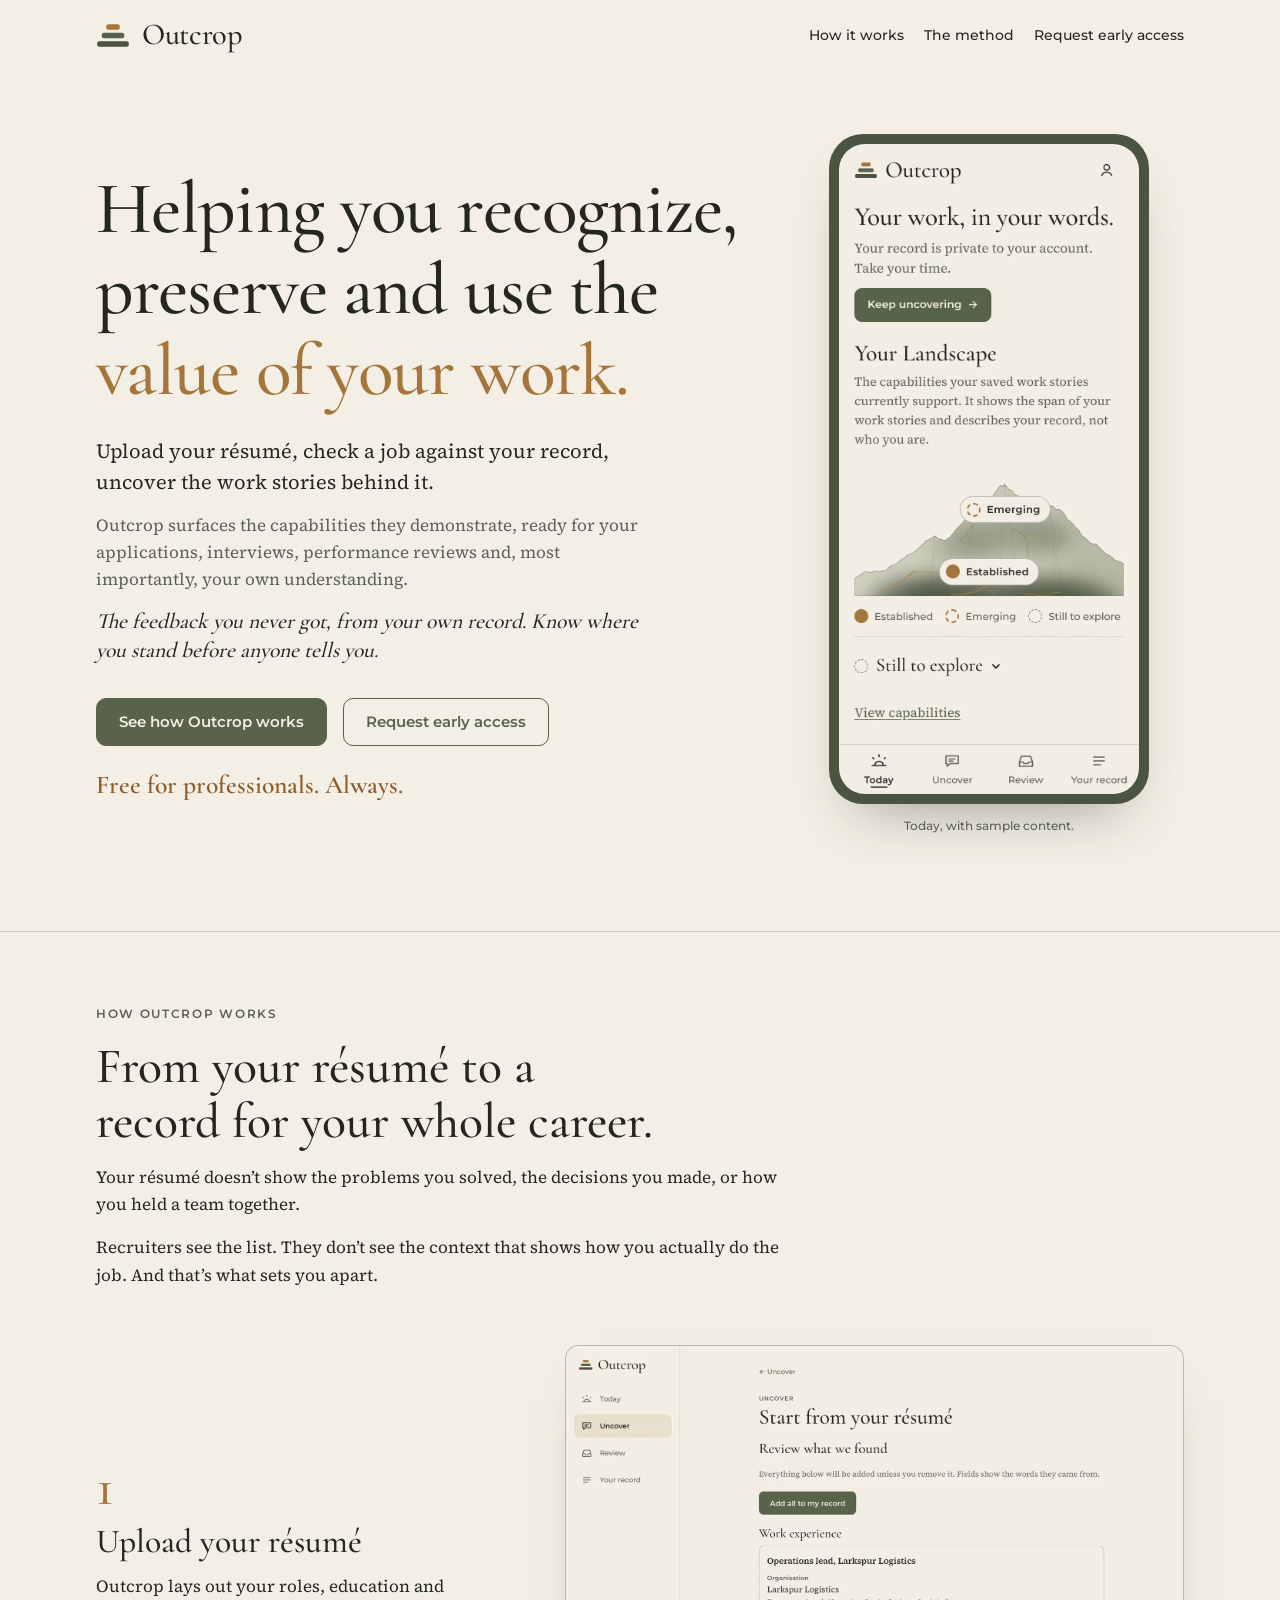
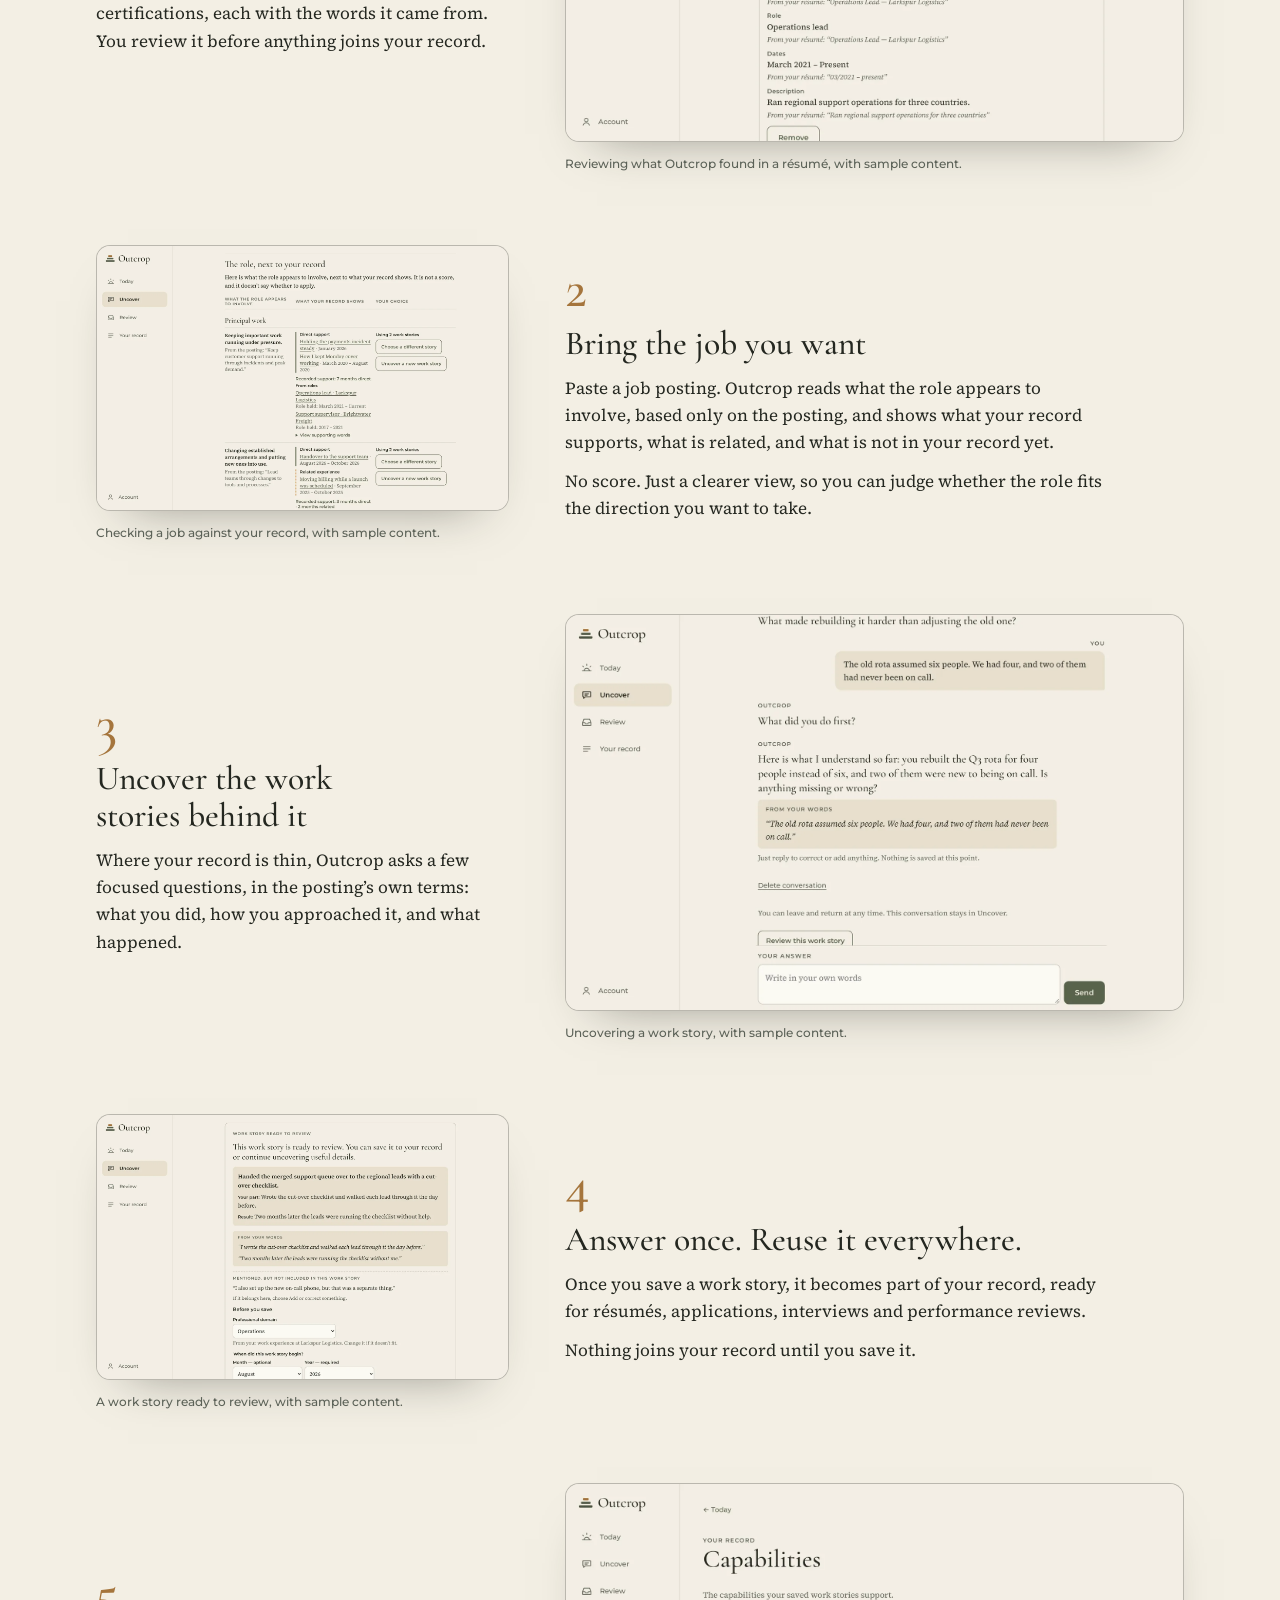
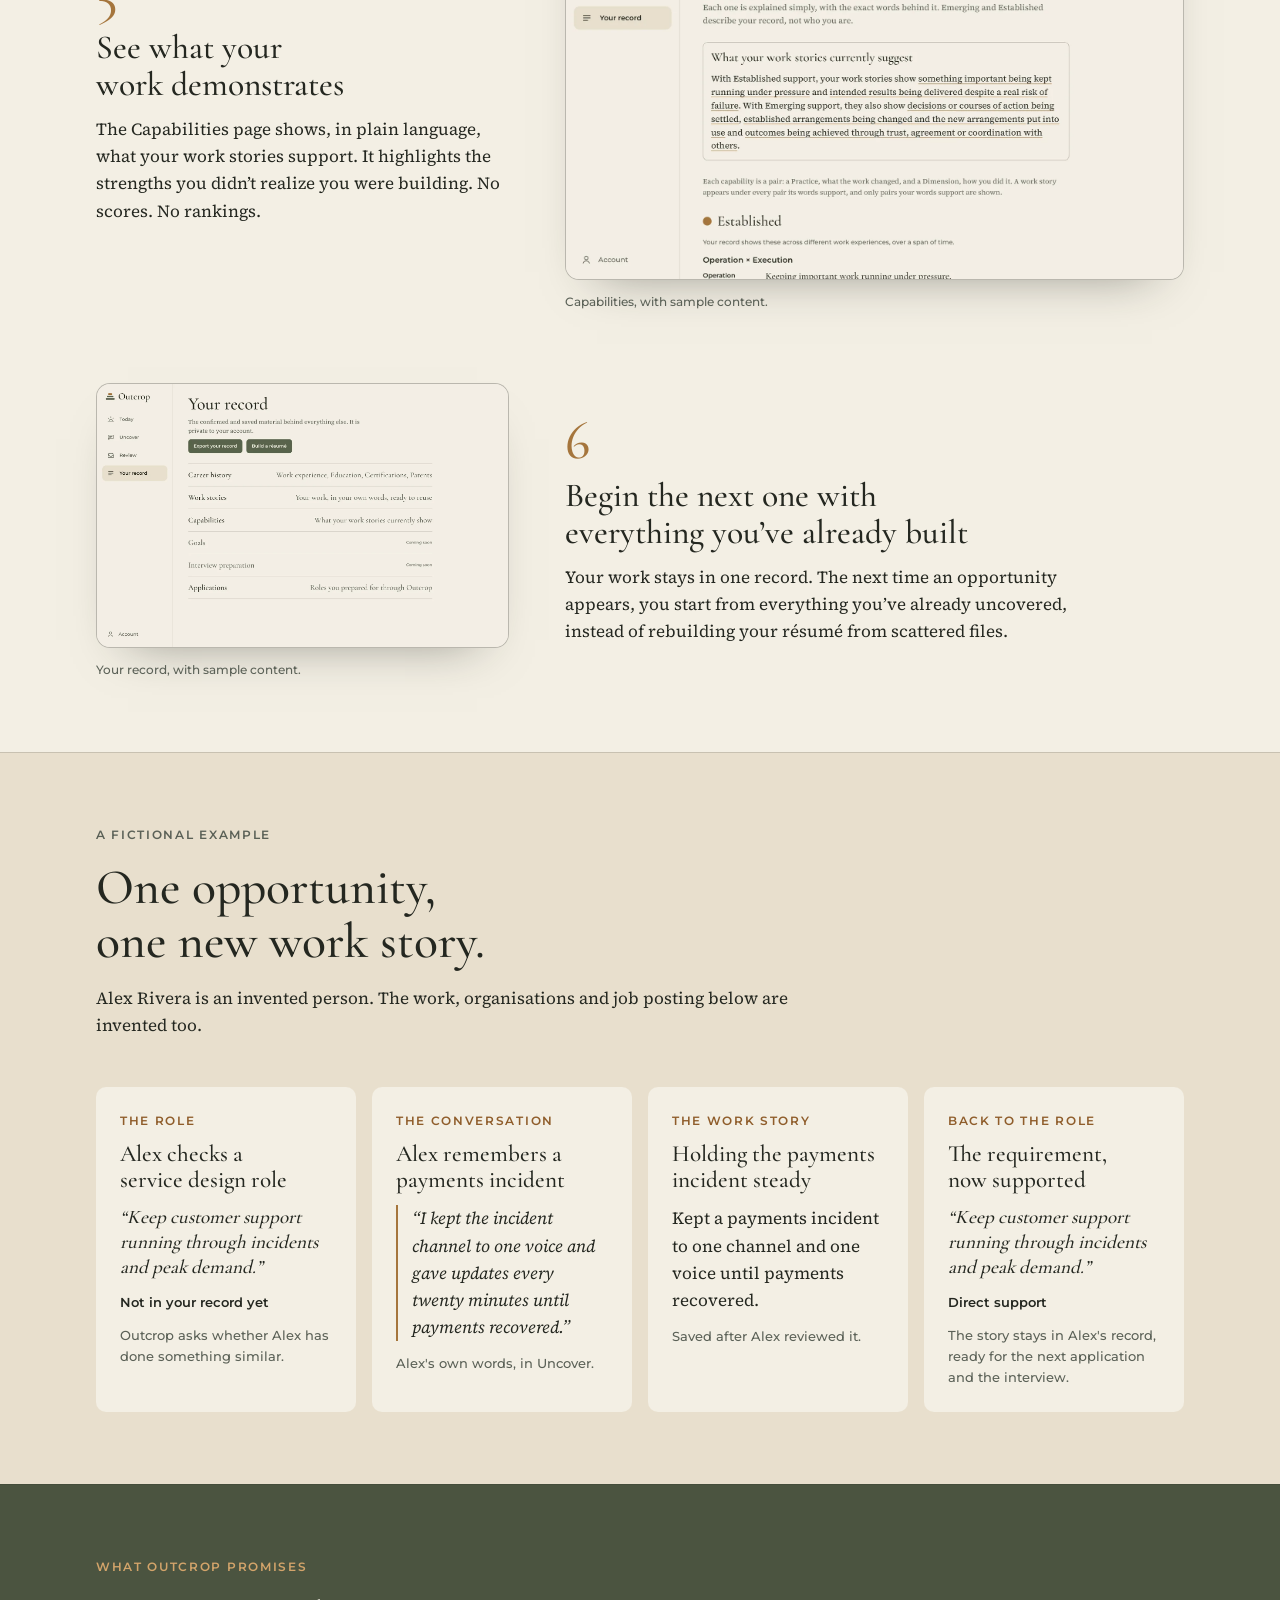
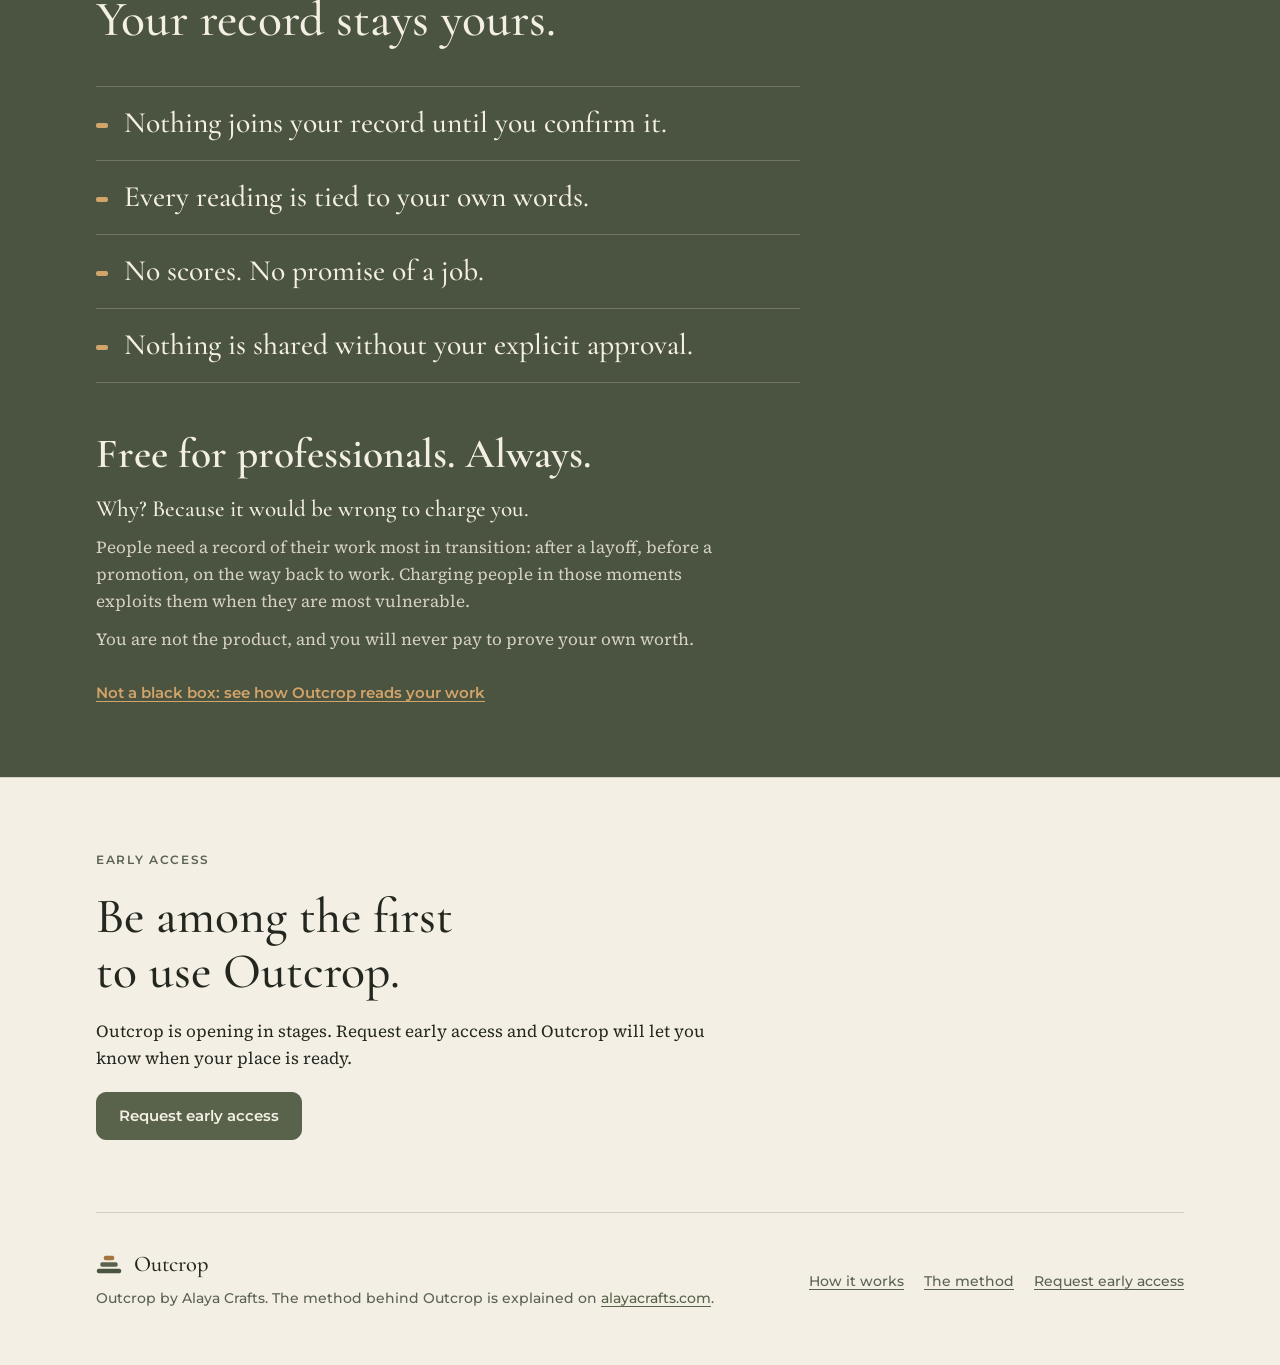
<file: site/index.html>
<!doctype html>
<html lang="en">
<head>
<meta charset="utf-8">
<meta name="viewport" content="width=device-width, initial-scale=1, viewport-fit=cover">
<title>Outcrop</title>
<meta name="description" content="Upload your résumé, check a job against your record, uncover the work stories behind it. Outcrop surfaces the capabilities they demonstrate. The feedback you never got, from your own record.">
<meta property="og:title" content="Outcrop">
<meta property="og:description" content="Upload your résumé, check a job against your record, uncover the work stories behind it. Outcrop surfaces the capabilities they demonstrate. The feedback you never got, from your own record.">
<meta property="og:type" content="website">
<meta property="og:url" content="https://outcrop.me/">
<meta property="og:image" content="https://outcrop.me/assets/img/landscape.webp">
<link rel="icon" href="assets/logo.svg" type="image/svg+xml">
<link rel="preload" href="assets/fonts/cormorant-garamond-latin-500-normal.woff2" as="font" type="font/woff2" crossorigin>
<link rel="stylesheet" href="assets/site.css">
<script src="assets/config.js"></script>
<script src="assets/site.js" defer></script>
</head>
<body>
<div class="wrap">
  <header class="top">
    <a class="brand" href="#top" aria-label="Outcrop home"><svg viewBox="0 0 30 22" role="img" aria-hidden="true" focusable="false"><rect x="9" y="1" width="12" height="5" rx="2" fill="#a5753c"/><rect x="5" y="8.5" width="20" height="5" rx="2" fill="#59634b"/><rect x="1" y="16" width="28" height="5" rx="2" fill="#4b5440"/></svg><span>Outcrop</span></a>
    <nav aria-label="Main">
      <a class="hide-sm" href="#how">How it works</a>
      <a class="hide-sm" href="methodology/">The method</a>
      <a href="mailto:curious@alayacrafts.com?subject=Early%20access%20to%20Outcrop" data-early>Request early access</a>
    </nav>
  </header>

  <main id="top">
    <section class="hero" aria-labelledby="hero-h">
      <div>
        <h1 id="hero-h">Helping you recognize, preserve and use the <em>value of your work.</em></h1>
        <p class="lede">Upload your résumé, check a job against your record, uncover the work stories behind it.</p>
        <p class="lede-sub">Outcrop surfaces the capabilities they demonstrate, ready for your applications, interviews, performance reviews and, most importantly, your own understanding.</p>
        <p class="lede-feedback">The feedback you never got, from your own record. Know where you stand before anyone tells you.</p>
        <div class="actions">
          <a class="btn primary" href="#how" data-video>See how Outcrop works</a>
          <a class="btn secondary" href="mailto:curious@alayacrafts.com?subject=Early%20access%20to%20Outcrop" data-early>Request early access</a>
        </div>
        <p class="punch">Free for professionals. Always.</p>
      </div>
      <figure class="phone">
        <div class="frame"><img src="assets/img/today-phone.webp" width="780" height="1688" alt="Outcrop's Today screen on a phone: the heading “Your work, in your words.”, a Keep uncovering button, and Your Landscape, a mountain with Emerging and Established areas and a separate Still to explore area."></div>
        <figcaption>Today, with sample content.</figcaption>
      </figure>
    </section>
  </main>
</div>

<section class="section" id="how" aria-labelledby="how-h">
  <div class="wrap">
    <div class="section-head">
      <p class="eyebrow">How Outcrop works</p>
      <h2 id="how-h">From your résumé to a record for your whole career.</h2>
      <p>Your résumé doesn’t show the problems you solved, the decisions you made, or how you held a team together.</p>
      <p>Recruiters see the list. They don’t see the context that shows how you actually do the job. And that’s what sets you apart.</p>
    </div>
    <ol class="steps">
      <li class="step">
        <div class="step-text">
          <h3>Upload your résumé</h3>
          <p>Outcrop lays out your roles, education and certifications, each with the words it came from. You review it before anything joins your record.</p>
        </div>
        <figure class="shot">
          <div class="screen"><img src="assets/img/resume-review.webp" width="1600" height="1025" loading="lazy" alt="Start from your résumé: Outcrop shows the work experience it found, each field with the words from the résumé it came from, and an Add all to my record button."></div>
          <figcaption>Reviewing what Outcrop found in a résumé, with sample content.</figcaption>
        </figure>
      </li>
      <li class="step">
        <div class="step-text">
          <h3>Bring the job you want</h3>
          <p>Paste a job posting. Outcrop reads what the role appears to involve, based only on the posting, and shows what your record supports, what is related, and what is not in your record yet.</p>
          <p>No score. Just a clearer view, so you can judge whether the role fits the direction you want to take.</p>
        </div>
        <figure class="shot">
          <div class="screen"><img src="assets/img/job-check.webp" width="1600" height="1025" loading="lazy" alt="The role, next to your record: what the role appears to involve, what the record shows (direct support, related experience, recorded months and roles) and the person's choice of work stories. It says it is not a score and doesn't say whether to apply."></div>
          <figcaption>Checking a job against your record, with sample content.</figcaption>
        </figure>
      </li>
      <li class="step">
        <div class="step-text">
          <h3>Uncover the work stories behind it</h3>
          <p>Where your record is thin, Outcrop asks a few focused questions, in the posting’s own terms: what you did, how you approached it, and what happened.</p>
        </div>
        <figure class="shot">
          <div class="screen"><img src="assets/img/conversation.webp" width="1600" height="1025" loading="lazy" alt="A conversation in Outcrop. Outcrop asks “What did you do first?”, then reflects its understanding with a quoted passage from the person's own words."></div>
          <figcaption>Uncovering a work story, with sample content.</figcaption>
        </figure>
      </li>
      <li class="step">
        <div class="step-text">
          <h3>Answer once. Reuse it everywhere.</h3>
          <p>Once you save a work story, it becomes part of your record, ready for résumés, applications, interviews and performance reviews.</p>
          <p>Nothing joins your record until you save it.</p>
        </div>
        <figure class="shot">
          <div class="screen"><img src="assets/img/evidence-draft.webp" width="1600" height="1025" loading="lazy" alt="A work story ready to review: what Outcrop understood, the person's part, the result and the passages from their own words, before anything is saved."></div>
          <figcaption>A work story ready to review, with sample content.</figcaption>
        </figure>
      </li>
      <li class="step">
        <div class="step-text">
          <h3>See what your work demonstrates</h3>
          <p>The Capabilities page shows, in plain language, what your work stories support. It highlights the strengths you didn’t realize you were building. No scores. No rankings.</p>
        </div>
        <figure class="shot">
          <div class="screen"><img src="assets/img/capabilities.webp" width="1600" height="1025" loading="lazy" alt="The Capabilities page: a summary of what the saved work stories suggest, then each capability as a Practice and Dimension pair in plain language, with the exact words behind both sides from each supporting work story."></div>
          <figcaption>Capabilities, with sample content.</figcaption>
        </figure>
      </li>
      <li class="step">
        <div class="step-text">
          <h3>Begin the next one with everything you’ve already built</h3>
          <p>Your work stays in one record. The next time an opportunity appears, you start from everything you’ve already uncovered, instead of rebuilding your résumé from scattered files.</p>
        </div>
        <figure class="shot">
          <div class="screen"><img src="assets/img/your-record.webp" width="1600" height="1025" loading="lazy" alt="Your record in Outcrop: Career history, Work stories, Capabilities, Goals and Interview preparation (both coming soon) and Applications, with buttons to export your record and build a résumé."></div>
          <figcaption>Your record, with sample content.</figcaption>
        </figure>
      </li>
    </ol>
  </div>
</section>

<section class="section example" aria-labelledby="ex-h">
  <div class="wrap">
    <div class="section-head">
      <p class="eyebrow">A fictional example</p>
      <h2 id="ex-h">One opportunity, one new work story.</h2>
      <p>Alex Rivera is an invented person. The work, organisations and job posting below are invented too.</p>
    </div>
    <div class="example-grid">
      <article class="card">
        <p class="eyebrow">The role</p>
        <h3>Alex checks a service design role</h3>
        <p class="req">“Keep customer support running through incidents and peak demand.”</p>
        <p class="state">Not in your record yet</p>
        <p class="from">Outcrop asks whether Alex has done something similar.</p>
      </article>
      <article class="card">
        <p class="eyebrow">The conversation</p>
        <h3>Alex remembers a payments incident</h3>
        <blockquote>“I kept the incident channel to one voice and gave updates every twenty minutes until payments recovered.”</blockquote>
        <p class="from">Alex's own words, in Uncover.</p>
      </article>
      <article class="card">
        <p class="eyebrow">The work story</p>
        <h3>Holding the payments incident steady</h3>
        <p>Kept a payments incident to one channel and one voice until payments recovered.</p>
        <p class="from">Saved after Alex reviewed it.</p>
      </article>
      <article class="card">
        <p class="eyebrow">Back to the role</p>
        <h3>The requirement, now supported</h3>
        <p class="req">“Keep customer support running through incidents and peak demand.”</p>
        <p class="state">Direct support</p>
        <p class="from">The story stays in Alex's record, ready for the next application and the interview.</p>
      </article>
    </div>
  </div>
</section>

<section class="section promises" aria-labelledby="pr-h">
  <div class="wrap">
    <div class="section-head">
      <p class="eyebrow">What Outcrop promises</p>
      <h2 id="pr-h">Your record stays yours.</h2>
    </div>
    <ul class="promise-list">
      <li>Nothing joins your record until you confirm it.</li>
      <li>Every reading is tied to your own words.</li>
      <li>No scores. No promise of a job.</li>
      <li>Nothing is shared without your explicit approval.</li>
    </ul>
    <p class="promise-free">Free for professionals. Always.</p>
    <div class="promise-why">
      <p class="why-lead">Why? Because it would be wrong to charge you.</p>
      <p>People need a record of their work most in transition: after a layoff, before a promotion, on the way back to work. Charging people in those moments exploits them when they are most vulnerable.</p>
      <p>You are not the product, and you will never pay to prove your own worth.</p>
    </div>
    <p class="promise-more"><a href="methodology/">Not a black box: see how Outcrop reads your work</a></p>
  </div>
</section>

<section class="section" id="early-access" aria-labelledby="ea-h">
  <div class="wrap">
    <div class="access">
      <p class="eyebrow">Early access</p>
      <h2 id="ea-h">Be among the first to use Outcrop.</h2>
      <p>Outcrop is opening in stages. Request early access and Outcrop will let you know when your place is ready.</p>
      <div class="actions">
        <a class="btn primary" href="mailto:curious@alayacrafts.com?subject=Early%20access%20to%20Outcrop" data-early>Request early access</a>
      </div>
      
    </div>
  </div>
</section>

<div class="wrap">
  <footer class="foot">
    <div>
      <a class="brand" href="#top" aria-label="Outcrop home"><svg viewBox="0 0 30 22" role="img" aria-hidden="true" focusable="false"><rect x="9" y="1" width="12" height="5" rx="2" fill="#a5753c"/><rect x="5" y="8.5" width="20" height="5" rx="2" fill="#59634b"/><rect x="1" y="16" width="28" height="5" rx="2" fill="#4b5440"/></svg><span>Outcrop</span></a>
      <p class="by">Outcrop by Alaya Crafts. The method behind Outcrop is explained on <a href="https://alayacrafts.com/">alayacrafts.com</a>.</p>
    </div>
    <nav aria-label="Footer">
      <a href="#how">How it works</a>
      <a href="methodology/">The method</a>
      <a href="mailto:curious@alayacrafts.com?subject=Early%20access%20to%20Outcrop" data-early>Request early access</a>
    </nav>
  </footer>
</div>

<dialog class="intro" id="intro" aria-labelledby="intro-h">
  <div class="intro-head">
    <h2 id="intro-h">How Outcrop works</h2>
    <button type="button" class="intro-x" data-close aria-label="Close the video">
      <svg viewBox="0 0 24 24" width="22" height="22" fill="none" stroke="currentColor" stroke-width="1.8" aria-hidden="true"><path d="M6 6l12 12M18 6L6 18"/></svg>
    </button>
  </div>
  <video id="intro-video" controls playsinline preload="none" poster="assets/video/poster.webp" src="assets/video/outcrop-introduction.mp4" aria-describedby="intro-note"></video>
  <p class="intro-note" id="intro-note">A short narrated introduction, with subtitles. Every person, organisation and job posting shown is sample content.</p>
</dialog>

<script>
  // "See how Outcrop works" opens the introduction. It plays only after this click, never on page load.
  (function () {
    var d = document.getElementById('intro'), v = document.getElementById('intro-video'), opener = null;
    if (!d || typeof d.showModal !== 'function') return; // no dialog support: the link scrolls to the story instead
    document.querySelectorAll('[data-video]').forEach(function (a) {
      a.addEventListener('click', function (e) {
        e.preventDefault(); opener = a; d.showModal();
        var p = v.play(); if (p && p.catch) p.catch(function () {});
      });
    });
    function close() { d.close(); }
    d.querySelector('[data-close]').addEventListener('click', close);
    d.addEventListener('click', function (e) { if (e.target === d) close(); });
    d.addEventListener('close', function () { v.pause(); if (opener) opener.focus(); });
  })();
</script>

</body>
</html>
</file>
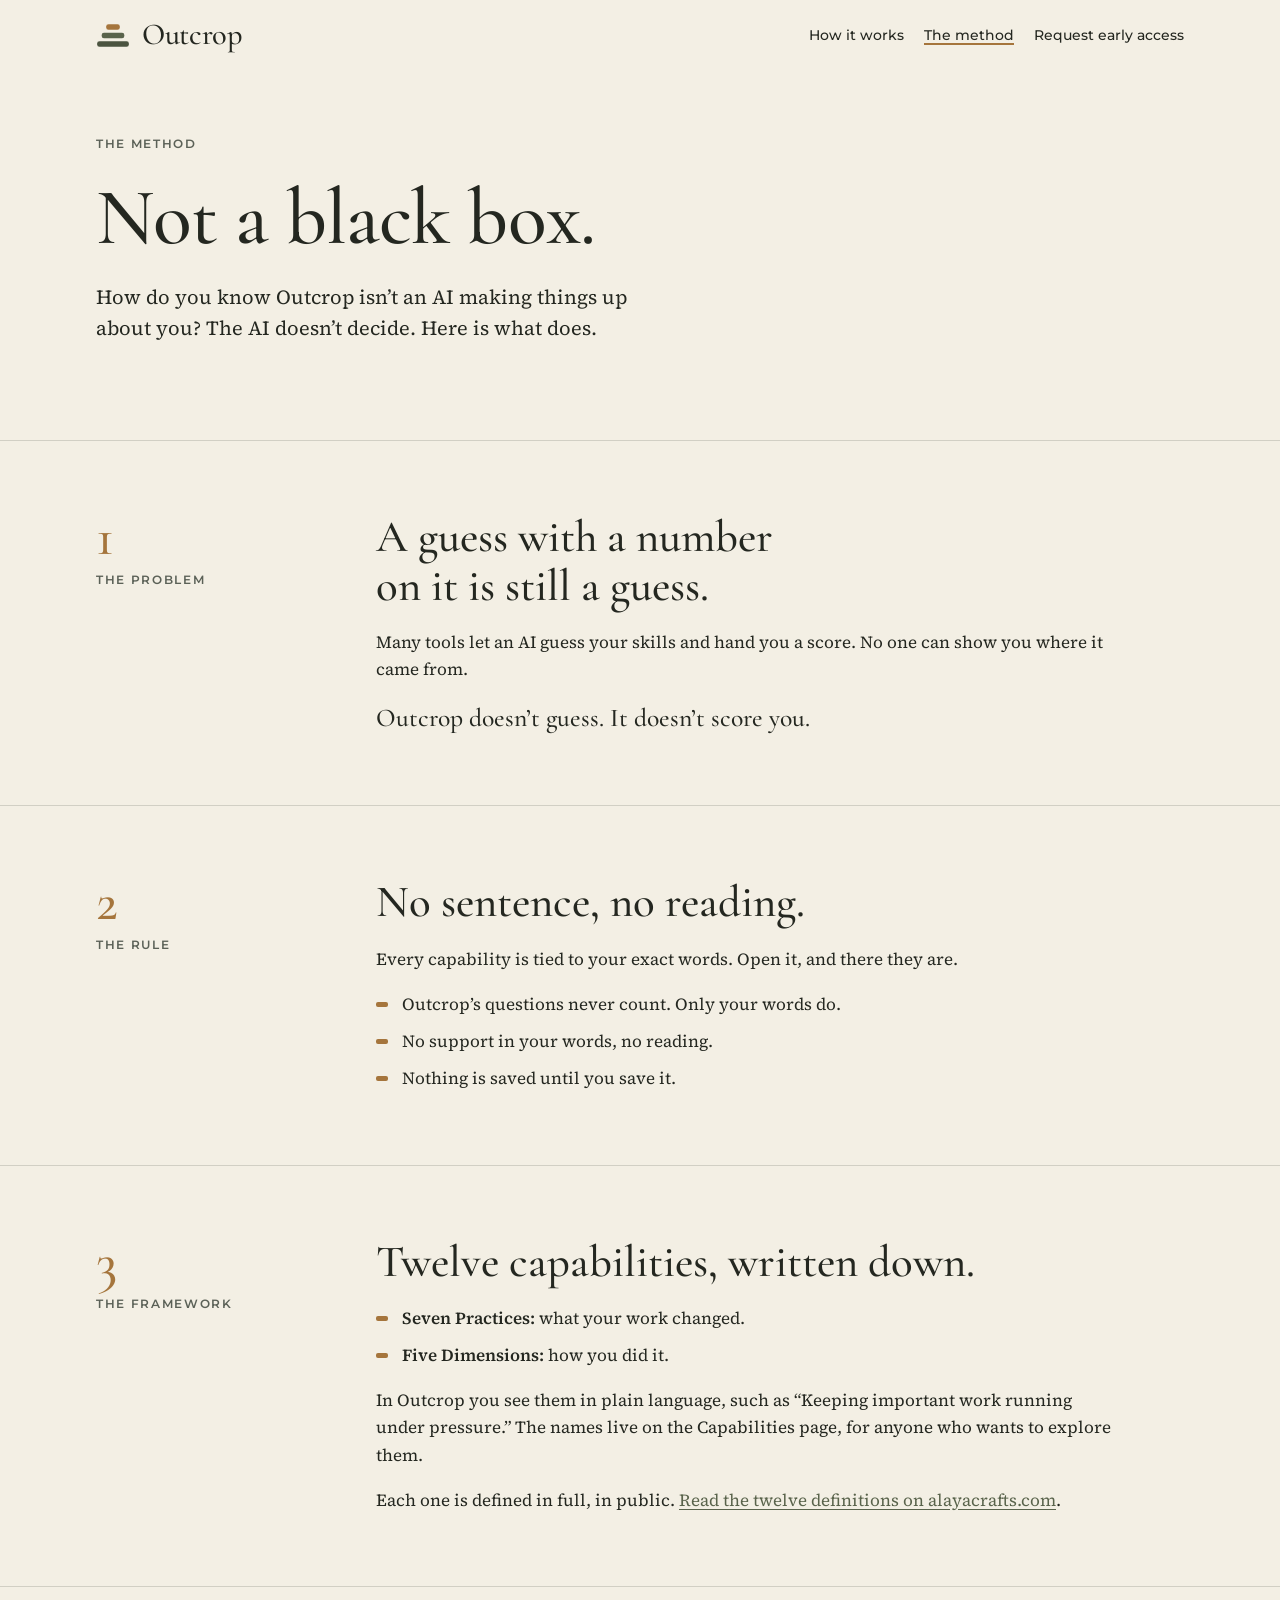
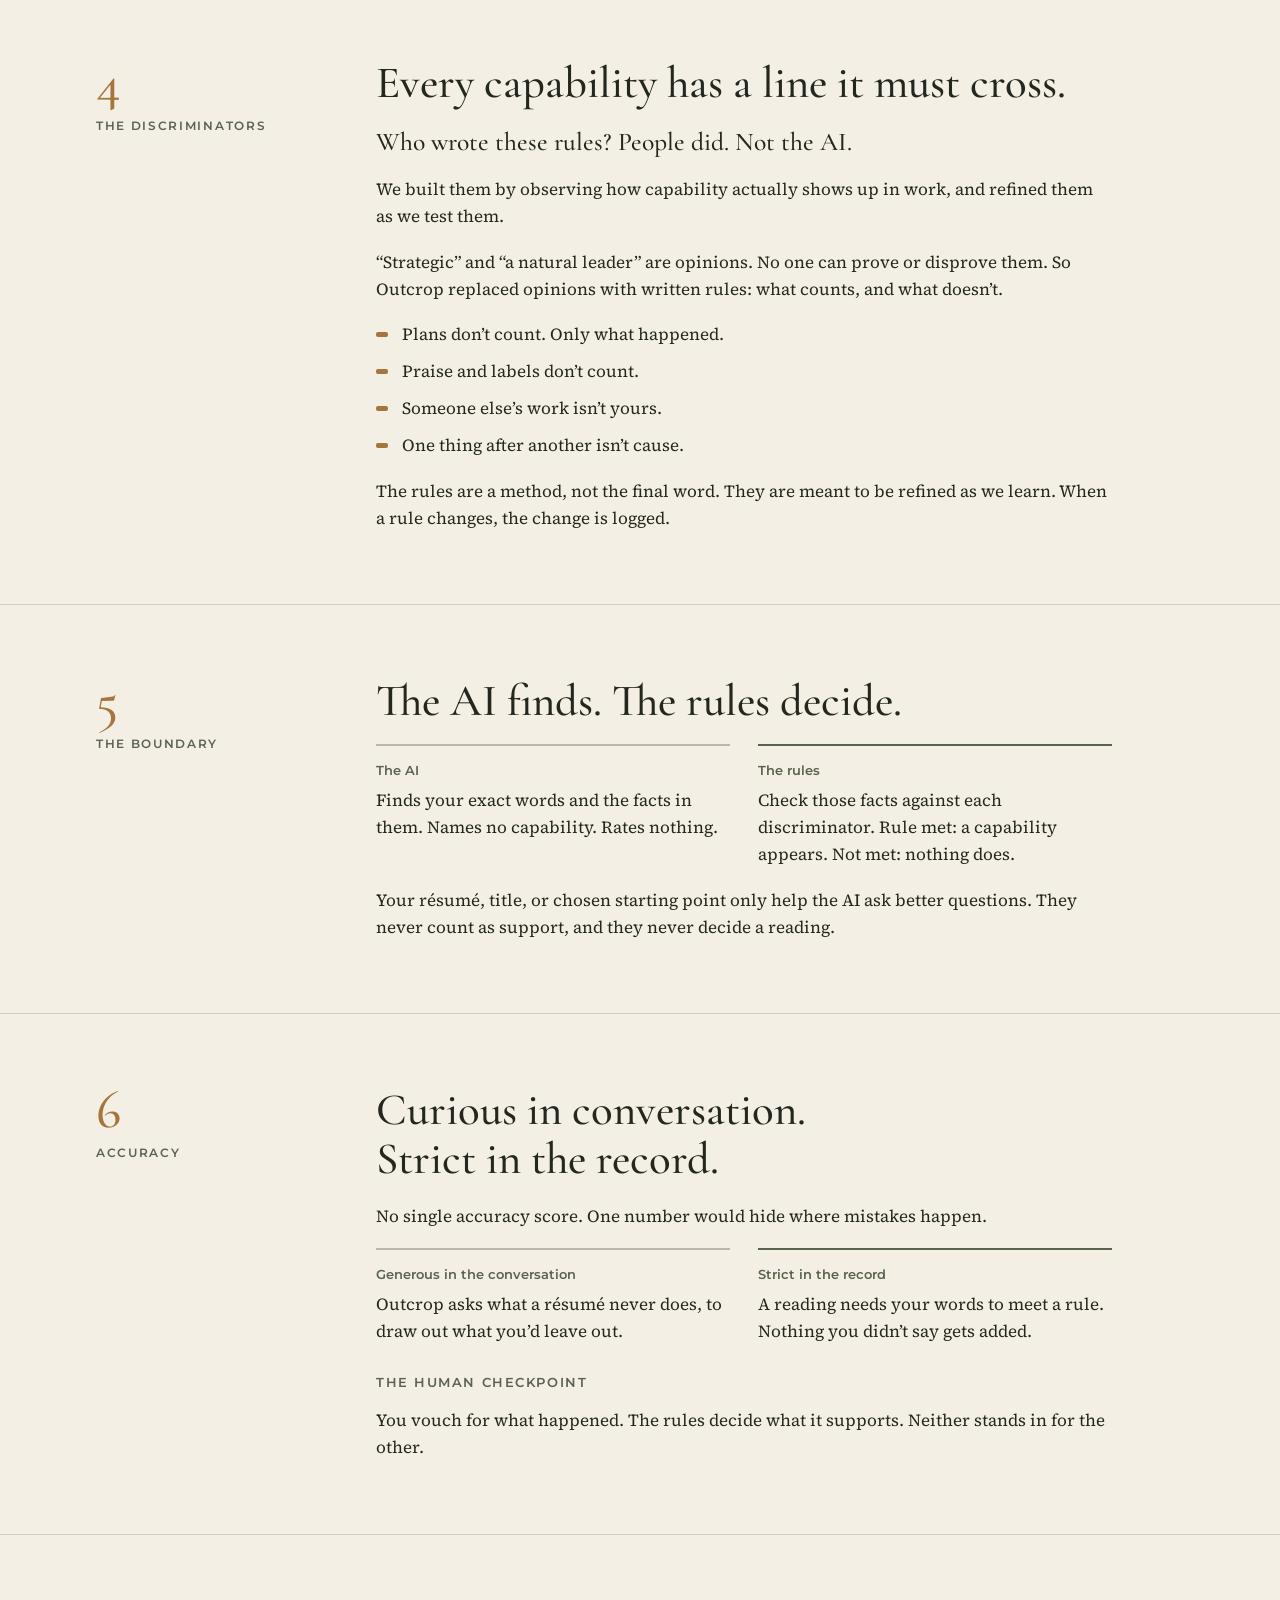
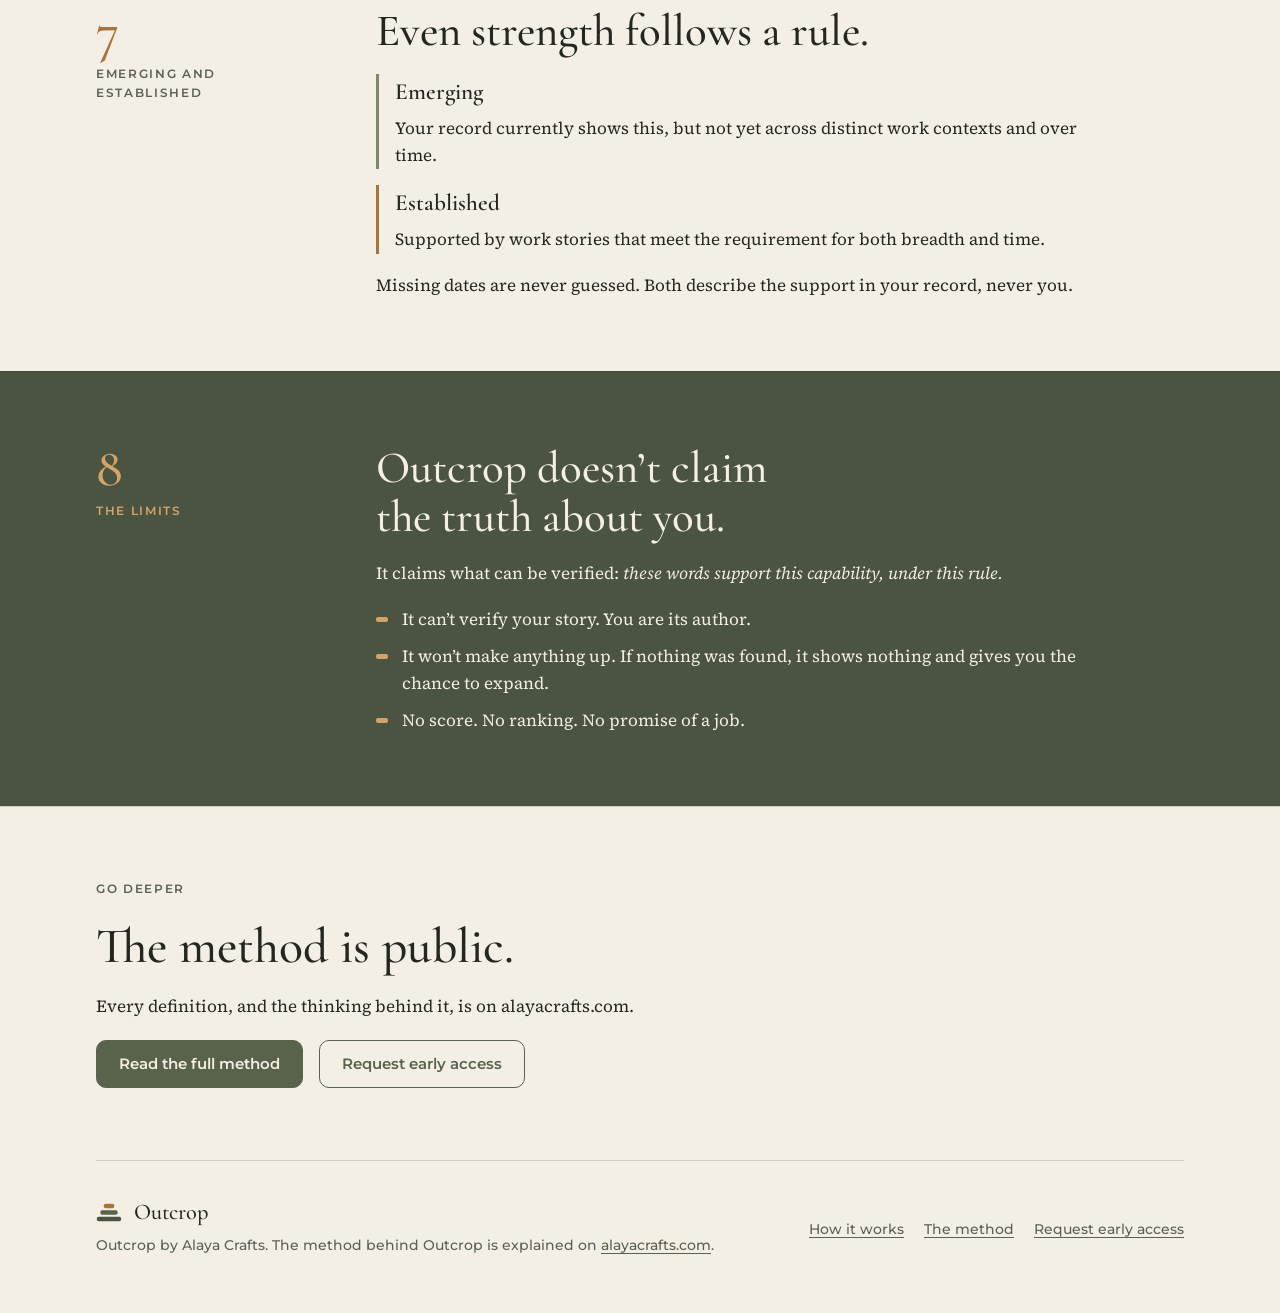
<file: site/methodology/index.html>
<!doctype html>
<html lang="en">
<head>
<meta charset="utf-8">
<meta name="viewport" content="width=device-width, initial-scale=1, viewport-fit=cover">
<title>The method · Outcrop</title>
<meta name="description" content="How Outcrop reads your work: every capability is tied to your own words and checked against written rules. No scores, no guessing, and the limits stated plainly.">
<meta property="og:title" content="Not a black box · Outcrop">
<meta property="og:description" content="How Outcrop reads your work: every capability is tied to your own words and checked against written rules. No scores, no guessing, and the limits stated plainly.">
<meta property="og:type" content="article">
<meta property="og:url" content="https://outcrop.me/methodology/">
<link rel="icon" href="../assets/logo.svg" type="image/svg+xml">
<link rel="preload" href="../assets/fonts/cormorant-garamond-latin-500-normal.woff2" as="font" type="font/woff2" crossorigin>
<link rel="stylesheet" href="../assets/site.css">
<script src="../assets/config.js"></script>
<script src="../assets/site.js" defer></script>
</head>
<body>
<div class="wrap">
  <header class="top">
    <a class="brand" href="../#top" aria-label="Outcrop home"><svg viewBox="0 0 30 22" role="img" aria-hidden="true" focusable="false"><rect x="9" y="1" width="12" height="5" rx="2" fill="#a5753c"/><rect x="5" y="8.5" width="20" height="5" rx="2" fill="#59634b"/><rect x="1" y="16" width="28" height="5" rx="2" fill="#4b5440"/></svg><span>Outcrop</span></a>
    <nav aria-label="Main">
      <a class="hide-sm" href="../#how">How it works</a>
      <a class="hide-sm" href="./" aria-current="page">The method</a>
      <a href="mailto:curious@alayacrafts.com?subject=Early%20access%20to%20Outcrop" data-early>Request early access</a>
    </nav>
  </header>

  <main id="method-top">
    <section class="m-hero" aria-labelledby="m-hero-h">
      <p class="eyebrow">The method</p>
      <h1 id="m-hero-h">Not a black box.</h1>
      <p class="lede">How do you know Outcrop isn’t an AI making things up about you? The AI doesn’t decide. Here is what does.</p>
    </section>
  </main>
</div>

<section class="section m-part" aria-labelledby="m1-h">
  <div class="wrap m-grid">
    <div class="m-label"><span class="m-num">1</span><p class="eyebrow">The problem</p></div>
    <div class="m-body">
      <h2 id="m1-h">A guess with a number on it is still a guess.</h2>
      <p>Many tools let an AI guess your skills and hand you a score. No one can show you where it came from.</p>
      <p class="m-strong">Outcrop doesn’t guess. It doesn’t score you.</p>
    </div>
  </div>
</section>

<section class="section m-part" aria-labelledby="m2-h">
  <div class="wrap m-grid">
    <div class="m-label"><span class="m-num">2</span><p class="eyebrow">The rule</p></div>
    <div class="m-body">
      <h2 id="m2-h">No sentence, no reading.</h2>
      <p>Every capability is tied to your exact words. Open it, and there they are.</p>
      <ul class="m-list">
        <li>Outcrop’s questions never count. Only your words do.</li>
        <li>No support in your words, no reading.</li>
        <li>Nothing is saved until you save it.</li>
      </ul>
    </div>
  </div>
</section>

<section class="section m-part" aria-labelledby="m3-h">
  <div class="wrap m-grid">
    <div class="m-label"><span class="m-num">3</span><p class="eyebrow">The framework</p></div>
    <div class="m-body">
      <h2 id="m3-h">Twelve capabilities, written down.</h2>
      <ul class="m-list">
        <li><span><strong>Seven Practices:</strong> what your work changed.</span></li>
        <li><span><strong>Five Dimensions:</strong> how you did it.</span></li>
      </ul>
      <p>In Outcrop you see them in plain language, such as “Keeping important work running under pressure.” The names live on the Capabilities page, for anyone who wants to explore them.</p>
      <p>Each one is defined in full, in public. <a href="https://alayacrafts.com/how-it-works/">Read the twelve definitions on alayacrafts.com</a>.</p>
    </div>
  </div>
</section>

<section class="section m-part" aria-labelledby="m4-h">
  <div class="wrap m-grid">
    <div class="m-label"><span class="m-num">4</span><p class="eyebrow">The discriminators</p></div>
    <div class="m-body">
      <h2 id="m4-h">Every capability has a line it must cross.</h2>
      <p class="m-strong">Who wrote these rules? People did. Not the AI.</p>
      <p>We built them by observing how capability actually shows up in work, and refined them as we test them.</p>
      <p>“Strategic” and “a natural leader” are opinions. No one can prove or disprove them. So Outcrop replaced opinions with written rules: what counts, and what doesn’t.</p>
      <ul class="m-list">
        <li>Plans don’t count. Only what happened.</li>
        <li>Praise and labels don’t count.</li>
        <li>Someone else’s work isn’t yours.</li>
        <li>One thing after another isn’t cause.</li>
      </ul>
      <p>The rules are a method, not the final word. They are meant to be refined as we learn. When a rule changes, the change is logged.</p>
    </div>
  </div>
</section>

<section class="section m-part" aria-labelledby="m5-h">
  <div class="wrap m-grid">
    <div class="m-label"><span class="m-num">5</span><p class="eyebrow">The boundary</p></div>
    <div class="m-body">
      <h2 id="m5-h">The AI finds. The rules decide.</h2>
      <div class="split">
        <div class="split-col">
          <p class="rule-k">The AI</p>
          <p>Finds your exact words and the facts in them. Names no capability. Rates nothing.</p>
        </div>
        <div class="split-col">
          <p class="rule-k counts">The rules</p>
          <p>Check those facts against each discriminator. Rule met: a capability appears. Not met: nothing does.</p>
        </div>
      </div>
      <p>Your résumé, title, or chosen starting point only help the AI ask better questions. They never count as support, and they never decide a reading.</p>
    </div>
  </div>
</section>

<section class="section m-part" aria-labelledby="m6-h">
  <div class="wrap m-grid">
    <div class="m-label"><span class="m-num">6</span><p class="eyebrow">Accuracy</p></div>
    <div class="m-body">
      <h2 id="m6-h">Curious in conversation. Strict in the record.</h2>
      <p>No single accuracy score. One number would hide where mistakes happen.</p>
      <div class="split">
        <div class="split-col">
          <p class="rule-k">Generous in the conversation</p>
          <p>Outcrop asks what a résumé never does, to draw out what you’d leave out.</p>
        </div>
        <div class="split-col">
          <p class="rule-k counts">Strict in the record</p>
          <p>A reading needs your words to meet a rule. Nothing you didn’t say gets added.</p>
        </div>
      </div>
      <h3 class="m-sub">The human checkpoint</h3>
      <p>You vouch for what happened. The rules decide what it supports. Neither stands in for the other.</p>
    </div>
  </div>
</section>

<section class="section m-part" aria-labelledby="m7-h">
  <div class="wrap m-grid">
    <div class="m-label"><span class="m-num">7</span><p class="eyebrow">Emerging and Established</p></div>
    <div class="m-body">
      <h2 id="m7-h">Even strength follows a rule.</h2>
      <dl class="states">
        <div><dt>Emerging</dt><dd>Your record currently shows this, but not yet across distinct work contexts and over time.</dd></div>
        <div><dt>Established</dt><dd>Supported by work stories that meet the requirement for both breadth and time.</dd></div>
      </dl>
      <p>Missing dates are never guessed. Both describe the support in your record, never you.</p>
    </div>
  </div>
</section>

<section class="section m-part m-limits" aria-labelledby="m8-h">
  <div class="wrap m-grid">
    <div class="m-label"><span class="m-num">8</span><p class="eyebrow">The limits</p></div>
    <div class="m-body">
      <h2 id="m8-h">Outcrop doesn’t claim the truth about you.</h2>
      <p>It claims what can be verified: <em>these words support this capability, under this rule.</em></p>
      <ul class="m-list">
        <li>It can’t verify your story. You are its author.</li>
        <li>It won’t make anything up. If nothing was found, it shows nothing and gives you the chance to expand.</li>
        <li>No score. No ranking. No promise of a job.</li>
      </ul>
    </div>
  </div>
</section>

<section class="section" aria-labelledby="m-end-h">
  <div class="wrap">
    <div class="access">
      <p class="eyebrow">Go deeper</p>
      <h2 id="m-end-h">The method is public.</h2>
      <p>Every definition, and the thinking behind it, is on alayacrafts.com.</p>
      <div class="actions">
        <a class="btn primary" href="https://alayacrafts.com/how-it-works/">Read the full method</a>
        <a class="btn secondary" href="mailto:curious@alayacrafts.com?subject=Early%20access%20to%20Outcrop" data-early>Request early access</a>
      </div>
    </div>
  </div>
</section>

<div class="wrap">
  <footer class="foot">
    <div>
      <a class="brand" href="../#top" aria-label="Outcrop home"><svg viewBox="0 0 30 22" role="img" aria-hidden="true" focusable="false"><rect x="9" y="1" width="12" height="5" rx="2" fill="#a5753c"/><rect x="5" y="8.5" width="20" height="5" rx="2" fill="#59634b"/><rect x="1" y="16" width="28" height="5" rx="2" fill="#4b5440"/></svg><span>Outcrop</span></a>
      <p class="by">Outcrop by Alaya Crafts. The method behind Outcrop is explained on <a href="https://alayacrafts.com/">alayacrafts.com</a>.</p>
    </div>
    <nav aria-label="Footer">
      <a href="../#how">How it works</a>
      <a href="./">The method</a>
      <a href="mailto:curious@alayacrafts.com?subject=Early%20access%20to%20Outcrop" data-early>Request early access</a>
    </nav>
  </footer>
</div>

</body>
</html>
</file>
<file: site/assets/site.css>
@font-face{font-family:"Cormorant Garamond";font-weight:500;font-style:normal;font-display:swap;src:url(fonts/cormorant-garamond-latin-500-normal.woff2) format("woff2")}
@font-face{font-family:"Cormorant Garamond";font-weight:600;font-style:normal;font-display:swap;src:url(fonts/cormorant-garamond-latin-600-normal.woff2) format("woff2")}
@font-face{font-family:"Montserrat";font-weight:500;font-style:normal;font-display:swap;src:url(fonts/montserrat-latin-500-normal.woff2) format("woff2")}
@font-face{font-family:"Montserrat";font-weight:600;font-style:normal;font-display:swap;src:url(fonts/montserrat-latin-600-normal.woff2) format("woff2")}
@font-face{font-family:"Source Serif 4";font-weight:400;font-style:normal;font-display:swap;src:url(fonts/source-serif-4-latin-400-normal.woff2) format("woff2")}
@font-face{font-family:"Source Serif 4";font-weight:400;font-style:italic;font-display:swap;src:url(fonts/source-serif-4-latin-400-italic.woff2) format("woff2")}
@font-face{font-family:"Source Serif 4";font-weight:600;font-style:normal;font-display:swap;src:url(fonts/source-serif-4-latin-600-normal.woff2) format("woff2")}
/* Layout: an editorial single column on paper; the story alternates text and real screens; one olive-deep band carries the promises.
   Palette and faces: the Outcrop brief and logo board (Steve, 2026-10-26). Single daylight look by design, colours set explicitly. */
:root {
  color-scheme: light;
  --paper: #f3efe4;
  --deep: #e8dfcd;
  --ink: #242720;
  --muted: #5b6157;
  --olive: #59634b;
  --olive-deep: #4b5440;
  --sage: #7d8868;
  --amber: #a5753c;
  --amber-text: #8f5d2b;
  --amber-light: #d3a46a;
  --on-dark: #f3efe4;
  --on-dark-muted: #d6d2c4;
  --hair: rgba(36, 39, 32, .16);
  --hair-2: rgba(36, 39, 32, .28);
  --f-display: "Cormorant Garamond", "EB Garamond", Georgia, serif;
  --f-body: "Source Serif 4", "Source Serif Pro", Georgia, serif;
  --f-ui: "Montserrat", "Helvetica Neue", Arial, sans-serif;
  --measure: 34rem;
  --wide: 72rem;
  --radius: 10px;
}
* { box-sizing: border-box; }
html { scroll-behavior: smooth; }
@media (prefers-reduced-motion: reduce) { html { scroll-behavior: auto; } }
body {
  margin: 0; background: var(--paper); color: var(--ink);
  font-family: var(--f-body); font-size: 1.0625rem; line-height: 1.6;
  -webkit-font-smoothing: antialiased;
}
img { max-width: 100%; height: auto; display: block; }
a { color: var(--olive); text-underline-offset: 3px; }
a:focus-visible, button:focus-visible { outline: 3px solid var(--amber); outline-offset: 3px; border-radius: 6px; }
h1, h2, h3 { font-family: var(--f-display); font-weight: 500; line-height: 1.1; margin: 0; text-wrap: balance; color: var(--ink); }
p { margin: 0; }

.wrap { max-width: var(--wide); margin-inline: auto; padding-left: max(16px, env(safe-area-inset-left, 0px)); padding-right: max(16px, env(safe-area-inset-right, 0px)); }
@media (min-width: 720px) { .wrap { padding-left: max(32px, env(safe-area-inset-left, 0px)); padding-right: max(32px, env(safe-area-inset-right, 0px)); } }

.eyebrow { font-family: var(--f-ui); font-size: .75rem; font-weight: 600; letter-spacing: .14em; text-transform: uppercase; color: var(--muted); }

/* header */
.top { padding-block: 20px; display: flex; align-items: center; justify-content: space-between; gap: 16px; }
.brand { display: inline-flex; align-items: center; gap: 12px; text-decoration: none; color: var(--ink); }
.brand svg { width: 34px; height: auto; }
.brand span { font-family: var(--f-display); font-size: 1.9rem; font-weight: 500; line-height: 1; letter-spacing: -.01em; }
.top nav { display: flex; align-items: center; gap: 20px; font-family: var(--f-ui); font-size: .875rem; font-weight: 500; }
.top nav a { color: var(--ink); text-decoration: none; }
.top nav a:hover { text-decoration: underline; }
.top nav .hide-sm { display: none; }
@media (min-width: 720px) { .top nav .hide-sm { display: inline; } }

/* buttons */
.btn {
  display: inline-flex; align-items: center; justify-content: center; gap: 8px; min-height: 48px; padding: 0 22px;
  border-radius: var(--radius); font-family: var(--f-ui); font-size: .9375rem; font-weight: 600; text-decoration: none;
  border: 1.5px solid var(--olive); cursor: pointer; transition: background-color .15s, color .15s;
}
.btn.primary { background: var(--olive); color: var(--on-dark); }
.btn.primary:hover { background: var(--olive-deep); border-color: var(--olive-deep); }
.btn.secondary { background: transparent; color: var(--olive); }
.btn.secondary:hover { background: var(--deep); }
.btn.on-dark { background: var(--on-dark); color: var(--olive-deep); border-color: var(--on-dark); }
.btn.on-dark:hover { background: var(--deep); }
.textlink { font-family: var(--f-ui); font-size: .9375rem; font-weight: 600; color: var(--olive); min-height: 48px; display: inline-flex; align-items: center; }
.actions { display: flex; flex-wrap: wrap; align-items: center; gap: 12px 16px; }

/* hero */
.hero { padding-block: 40px 72px; display: grid; gap: 48px; align-items: center; }
@media (min-width: 900px) { .hero { grid-template-columns: minmax(0, 1.25fr) minmax(0, .75fr); padding-block: 64px 96px; } }
.hero h1 { font-size: clamp(2.6rem, 6.2vw, 4.6rem); letter-spacing: -.012em; }
.hero h1 em { font-style: normal; color: var(--amber); }
.hero .lede { font-size: 1.25rem; line-height: 1.55; max-width: var(--measure); margin-top: 24px; color: var(--ink); }
.hero .lede-sub { font-size: 1.0625rem; line-height: 1.6; max-width: var(--measure); margin-top: 14px; color: var(--muted); }
.hero .actions { margin-top: 32px; }
.hero .status { margin-top: 20px; font-family: var(--f-ui); font-size: .8125rem; color: var(--muted); }
.phone { justify-self: center; width: min(320px, 100%); }
.phone .frame { border-radius: 34px; padding: 10px; background: var(--olive-deep); box-shadow: 0 30px 60px -30px rgba(36, 39, 32, .45); }
.phone .frame img { border-radius: 26px; }
figure { margin: 0; }
figcaption, .caption { font-family: var(--f-ui); font-size: .75rem; color: var(--muted); margin-top: 12px; }
.phone figcaption { text-align: center; }

/* story */
.section { padding-block: 72px; border-top: 1px solid var(--hair); }
.section-head { max-width: 44rem; display: grid; gap: 16px; }
.section-head h2 { font-size: clamp(2rem, 4.4vw, 3.1rem); }
.steps { list-style: none; margin: 56px 0 0; padding: 0; display: grid; gap: 72px; counter-reset: step; }
.step { display: grid; gap: 28px; align-items: center; counter-increment: step; }
@media (min-width: 900px) {
  .step { grid-template-columns: minmax(0, .8fr) minmax(0, 1.2fr); gap: 56px; }
  .step:nth-child(even) .step-text { order: 2; }
  .step.text-only { grid-template-columns: minmax(0, 1fr); }
}
.step-text { display: grid; gap: 12px; min-width: 0; max-width: var(--measure); }
.step-text::before { content: counter(step); font-family: var(--f-display); font-size: 3.4rem; line-height: .9; color: var(--amber); }
.step h3 { font-size: clamp(1.6rem, 3vw, 2.1rem); }
.step p { color: var(--ink); }
.shot { min-width: 0; }
.shot .screen { border-radius: 14px; overflow: hidden; border: 1px solid var(--hair-2); background: var(--paper); box-shadow: 0 24px 48px -32px rgba(36, 39, 32, .5); }
.badge { display: inline-flex; align-self: start; justify-self: start; align-items: center; gap: 6px; font-family: var(--f-ui); font-size: .75rem; font-weight: 600; letter-spacing: .02em; color: var(--amber-text); border: 1px solid var(--amber); border-radius: 999px; padding: 3px 10px; }
.quiet-mtn { display: grid; place-items: center; padding: 32px; border-radius: 14px; background: var(--deep); }

/* fictional example */
.example { background: var(--deep); }
.example-grid { margin-top: 48px; display: grid; gap: 16px; grid-template-columns: 1fr; }
@media (min-width: 720px) { .example-grid { grid-template-columns: repeat(2, minmax(0, 1fr)); } }
@media (min-width: 1100px) { .example-grid { grid-template-columns: repeat(4, minmax(0, 1fr)); } }
.card { background: var(--paper); border-radius: var(--radius); padding: 24px; display: grid; gap: 12px; align-content: start; min-width: 0; }
.card .eyebrow { color: var(--amber-text); }
.card h3 { font-size: 1.45rem; }
.card blockquote { margin: 0; font-style: italic; border-left: 2px solid var(--amber); padding-left: 14px; }
.card .from { font-family: var(--f-ui); font-size: .8125rem; color: var(--muted); }
.card .req { font-family: var(--f-display); font-style: italic; font-size: 1.2rem; line-height: 1.3; }
.card .state { font-family: var(--f-ui); font-size: .8125rem; font-weight: 600; }
.arrow { display: none; }
.example .note { margin-top: 24px; font-family: var(--f-ui); font-size: .8125rem; color: var(--muted); max-width: 44rem; }

/* promises */
.promises { background: var(--olive-deep); color: var(--on-dark); }
.promises h2 { color: var(--on-dark); font-size: clamp(2rem, 4.4vw, 3.1rem); }
.promises .eyebrow { color: var(--amber-light); }
.promise-list { list-style: none; margin: 40px 0 0; padding: 0; display: grid; gap: 0; max-width: 44rem; }
.promise-list li { display: flex; gap: 16px; align-items: baseline; padding-block: 18px; border-top: 1px solid rgba(243, 239, 228, .22); font-family: var(--f-display); font-size: clamp(1.4rem, 2.6vw, 1.85rem); line-height: 1.25; }
.promise-list li:last-child { border-bottom: 1px solid rgba(243, 239, 228, .22); }
.promise-list li::before { content: ""; flex: none; width: 12px; height: 5px; border-radius: 2px; background: var(--amber-light); transform: translateY(-4px); }

/* early access */
.access { display: grid; gap: 20px; max-width: 40rem; }
.access h2 { font-size: clamp(2rem, 4.4vw, 3.1rem); }
.access .config-note { font-family: var(--f-ui); font-size: .8125rem; color: var(--amber-text); border: 1px dashed var(--amber); border-radius: 8px; padding: 10px 14px; }

/* footer */
.foot { border-top: 1px solid var(--hair); padding-block: 40px 56px; display: grid; gap: 20px; font-family: var(--f-ui); font-size: .875rem; color: var(--muted); }
@media (min-width: 720px) { .foot { grid-template-columns: 1fr auto; align-items: center; } }
.foot .brand span { font-size: 1.4rem; }
.foot .brand svg { width: 26px; }
.foot nav { display: flex; flex-wrap: wrap; gap: 8px 20px; }
.foot nav a { color: var(--muted); }
.by { margin-top: 6px; }

/* introduction video */
.intro { border: 0; padding: 0; background: var(--paper); color: var(--ink); border-radius: 14px; width: min(1040px, calc(100vw - 32px)); max-height: calc(100vh - 32px); overflow: auto; box-shadow: 0 40px 80px -30px rgba(36, 39, 32, .6); }
.intro::backdrop { background: rgba(36, 39, 32, .72); }
.intro-head { display: flex; align-items: center; justify-content: space-between; gap: 16px; padding: 14px 16px 12px 22px; }
.intro-head h2 { font-size: 1.6rem; }
.intro-x { width: 44px; height: 44px; display: grid; place-items: center; border: 0; border-radius: 50%; background: transparent; color: var(--ink); cursor: pointer; }
.intro-x:hover { background: var(--deep); }
.intro video { display: block; width: 100%; height: auto; aspect-ratio: 16 / 9; background: var(--ink); }
.intro-note { padding: 12px 22px 18px; font-family: var(--f-ui); font-size: .8125rem; color: var(--muted); }

/* the method page */
.top nav a[aria-current="page"] { text-decoration: underline; text-decoration-color: var(--amber); text-decoration-thickness: 2px; }
.promise-more { margin-top: 28px; font-family: var(--f-ui); font-size: .9375rem; font-weight: 600; }
.promise-more a { color: var(--amber-light); }
.m-hero { padding-block: 40px 72px; max-width: 46rem; display: grid; gap: 20px; }
@media (min-width: 900px) { .m-hero { padding-block: 64px 96px; } }
.m-hero h1 { font-size: clamp(2.8rem, 7vw, 5rem); letter-spacing: -.012em; }
.m-hero .lede { font-size: 1.25rem; line-height: 1.55; max-width: var(--measure); }
.m-grid { display: grid; gap: 20px; }
@media (min-width: 900px) { .m-grid { grid-template-columns: 14rem minmax(0, 1fr); gap: 56px; } }
.m-label { display: grid; gap: 8px; align-content: start; }
.m-num { font-family: var(--f-display); font-size: 3.4rem; line-height: .9; color: var(--amber); }
.m-body { display: grid; gap: 18px; max-width: 46rem; min-width: 0; }
.m-body h2 { font-size: clamp(1.9rem, 4vw, 2.8rem); }
.m-strong { font-family: var(--f-display); font-size: 1.6rem; line-height: 1.25; }
.m-sub { font-family: var(--f-ui); font-size: .8125rem; font-weight: 600; letter-spacing: .12em; text-transform: uppercase; color: var(--muted); margin-top: 12px; }
.m-list { margin: 0; padding: 0; list-style: none; display: grid; gap: 10px; }
.m-list li { display: flex; gap: 14px; align-items: baseline; }
.m-list li::before { content: ""; flex: none; width: 12px; height: 5px; border-radius: 2px; background: var(--amber); transform: translateY(-3px); }
.caps { margin: 0; display: grid; gap: 1px; background: var(--hair); border: 1px solid var(--hair); border-radius: var(--radius); overflow: hidden; }
.caps > div { background: var(--paper); padding: 14px 18px; display: grid; gap: 4px; }
@media (min-width: 720px) { .caps > div { grid-template-columns: 9rem minmax(0, 1fr); gap: 20px; align-items: baseline; } }
.caps dt { font-family: var(--f-display); font-size: 1.35rem; font-weight: 600; }
.caps dd { margin: 0; }
.rule-card { margin: 0; background: var(--deep); border-radius: var(--radius); padding: 22px; display: grid; gap: 14px; }
.rule-card .eyebrow { color: var(--amber-text); }
.rule-cols, .split { display: grid; gap: 18px; }
@media (min-width: 720px) { .rule-cols, .split { grid-template-columns: 1fr 1fr; gap: 28px; } }
.rule-k { font-family: var(--f-ui); font-size: .8125rem; font-weight: 600; color: var(--muted); margin-bottom: 6px; }
.rule-k.counts { color: var(--olive); }
.split-col { border-top: 2px solid var(--hair-2); padding-top: 14px; }
.split-col:last-child { border-top-color: var(--olive); }
.states { margin: 0; display: grid; gap: 16px; }
.states > div { border-left: 3px solid var(--sage); padding-left: 16px; }
.states > div:last-child { border-left-color: var(--amber); }
.states dt { font-family: var(--f-display); font-size: 1.45rem; font-weight: 600; }
.states dd { margin: 4px 0 0; }
.m-limits { background: var(--olive-deep); color: var(--on-dark); }
.m-limits h2, .m-limits .m-body { color: var(--on-dark); }
.m-limits .eyebrow { color: var(--amber-light); }
.m-limits .m-num { color: var(--amber-light); }
.m-limits .m-list li::before { background: var(--amber-light); }
.m-limits em { font-style: italic; color: var(--on-dark); }
.m-body a { color: var(--olive); }
.m-list strong { font-weight: 600; }
.hero .punch { margin-top: 24px; font-family: var(--f-display); font-size: 1.6rem; font-weight: 600; line-height: 1.2; color: var(--amber-text); }
.promise-free { margin-top: 48px; font-family: var(--f-display); font-size: clamp(1.9rem, 3.6vw, 2.6rem); font-weight: 600; line-height: 1.15; color: var(--on-dark); }
.promise-why { margin-top: 16px; max-width: 40rem; display: grid; gap: 10px; color: var(--on-dark-muted); }
.promise-why .why-lead { font-family: var(--f-display); font-size: 1.45rem; line-height: 1.25; color: var(--on-dark); }

.lede-feedback { margin: 14px 0 0; max-width: 34rem; font-family: var(--f-display, "Cormorant Garamond", serif); font-size: 1.35rem; line-height: 1.35; color: var(--ink, #242720); font-style: italic; }
</file>
